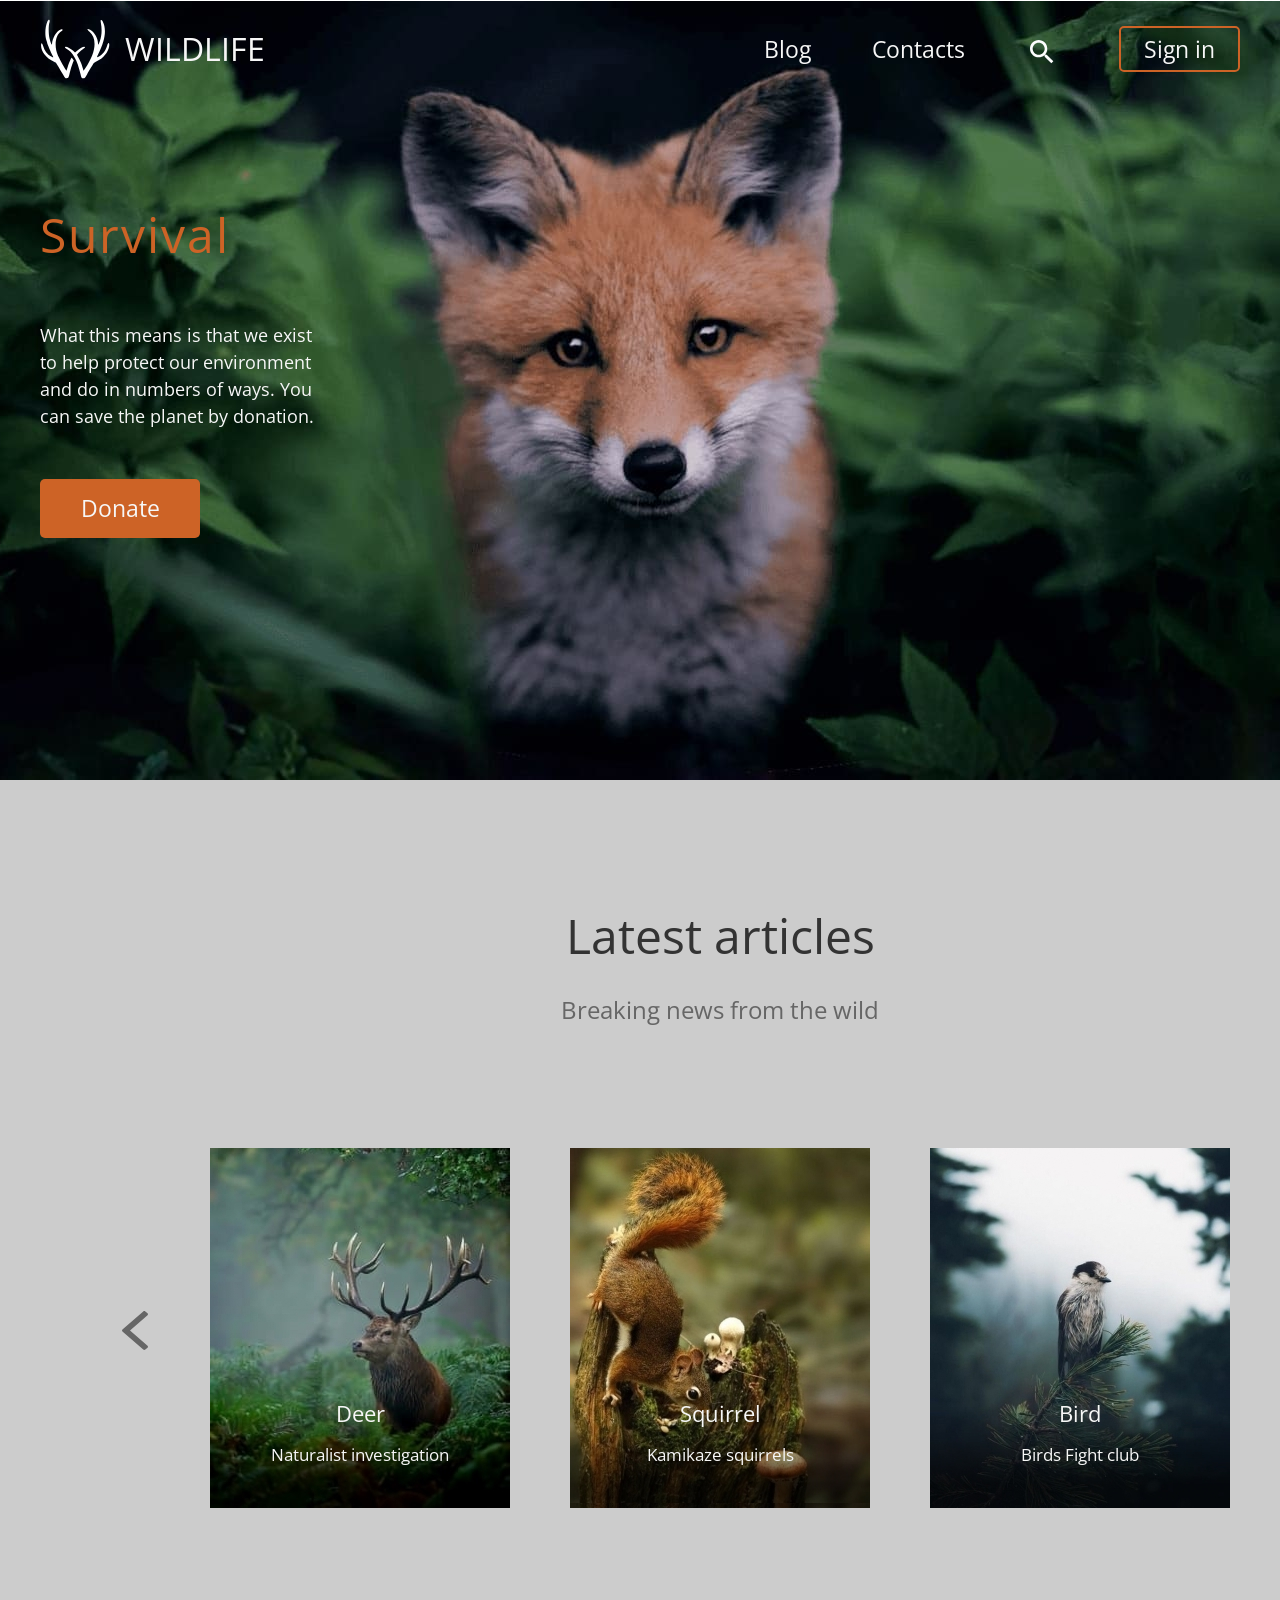
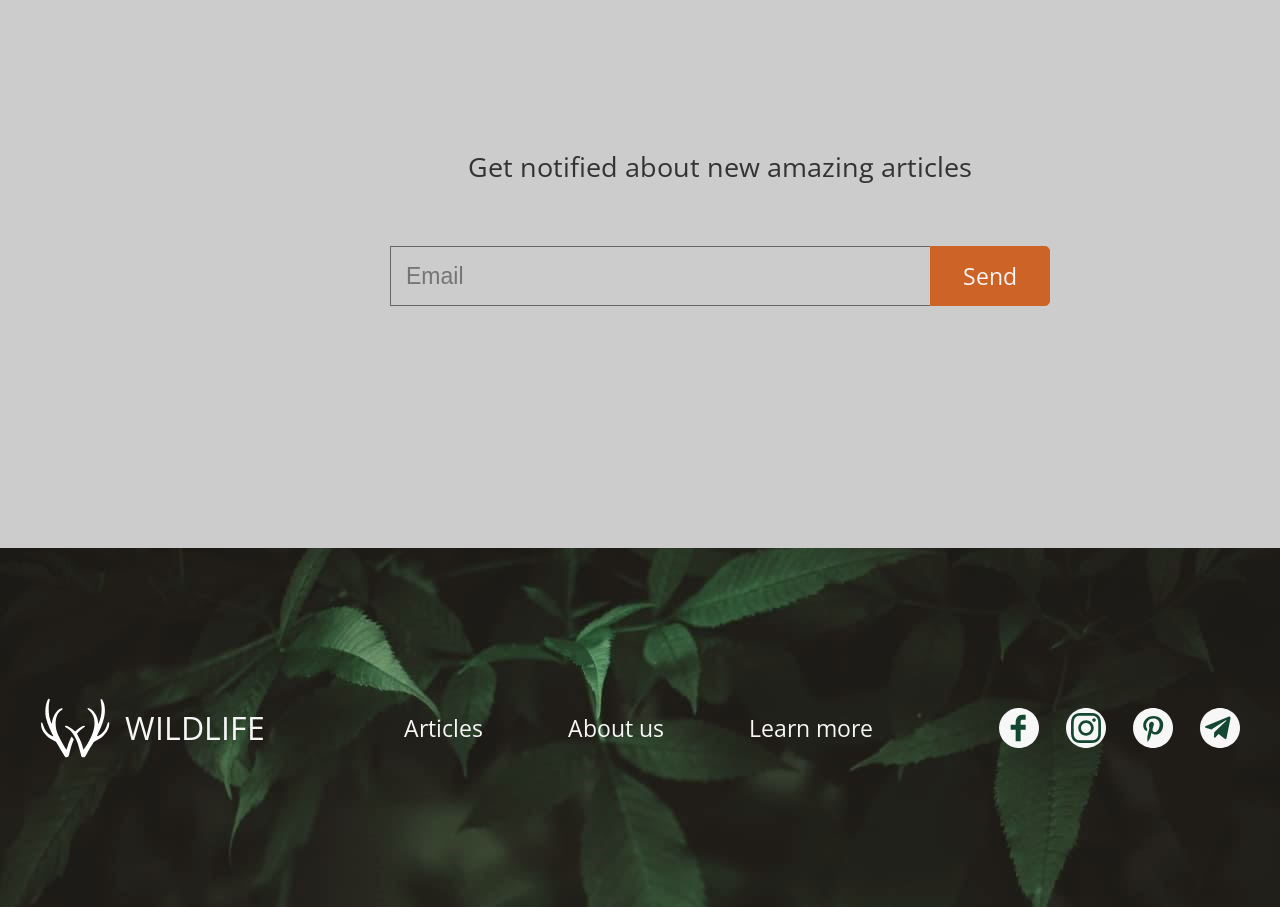
<file: wildlife/index.html>
<!DOCTYPE html>
<html lang="en">
<head>
    <meta charset="UTF-8">
    <meta http-equiv="X-UA-Compatible" content="IE=edge">
    <meta name="viewport" content="width=device-width, initial-scale=1.0">
    <title>Wildlife</title>
    <link rel="preconnect" href="https://fonts.gstatic.com">
    <link href="https://fonts.googleapis.com/css2?family=Open+Sans:wght@400;600&display=swap" rel="stylesheet">
    <link href="./reset.css" rel="stylesheet">
    <link href="./style.css" rel="stylesheet">
</head>
<body>
    <div class="bg-fox">
        <header class="header">
            <div class="wrapper">
                <div class="header-wrapper">
                    <div class="header-logo">
                        <a href="/index.html" class="logo-link">
                            <img src="./assets/icon-wildlife.svg" alt="logo wildlife" class="logo">
                            <h1>wildlife</h1>
                        </a>
                    </div>
        
                    <nav class="header-nav">
                        <ul class="header-list">
                            <li class="header-item">
                                <a class="header-link" href="#!">Blog</a>
                            </li>
                            <li class="header-item">
                                <a class="header-link" href="#!">Contacts</a>
                            </li>
                            <li class="header-item">
                                <a class="header-link" href="#!">
                                    <img src="./assets/find.svg" class="find-icon" alt="find">
                                </a>
                            </li>
                            <li class="header-item">
                                <a class="header-link sign-in" href="#!">Sign in</a>
                            </li>
                        </ul>
                    </nav>
                </div>
            </div>
        </header>
        <div class="survival-content wrapper">
            <div class="wrapper-surv">
                <p class="survival">Survival</p>
                <p class="survival-description">What this means is that we exist to help protect our environment and do in numbers of ways. You can save the planet by donation.</p>
                <a href="#!" class="donate">Donate</a>
            </div>
        </div>
    </div>
    <main>
        <div class="wrapper">
            <div class="articles"><h2>Latest articles</h2></div>
            <div class="news">Breaking news from the wild</div>
            <div class="slider">
                <div class="slider-item-btn">
                    <a class="slider-left" href="#!">
                        <img src="./assets/slider-left.svg" alt="left arrow">
                    </a>
                </div>
                <div class="slider-item-pic">
                    <img src="./assets/deer.png" alt="deer">

                    <div class="wrapper-desc-pic">
                        <span>Deer</span>
                        <p>Naturalist investigation</p>
                    </div>
                </div>
                <div class="slider-item-pic">
                    <img src="./assets/squirrel.png" alt="squirrel">
                    <div class="wrapper-desc-pic">
                        <span>Squirrel</span>
                        <p>Kamikaze squirrels</p>
                    </div>
                </div>
                <div class="slider-item-pic">
                    <img src="./assets/bird.png" alt="bird">
                    <div class="wrapper-desc-pic">
                        <span>Bird</span>
                        <p>Birds Fight club</p>
                    </div>
                </div>
                <div class="slider-item-btn">
                    <a class="slider-right" href="#!">
                        <img src="./assets/slider-right.svg" alt="right arrow">
                    </a>
                </div>
            </div>
            <div class="get-notified">
                <div class="get-notified-description"><h3>Get notified about new amazing articles</h3></div>
                <form class="form-email">
                    <input class="enter-email" type="email" placeholder="Email" name="user-email">
                    <input class="send-email" type="submit" value="Send">
                </form>
            </div>
            
        </div>
    </main>
    <footer>
        <div class="wrapper">
            <div class="footer-wrapper">
                <div class="footer-logo">
                    <a href="/index.html" class="logo-link">
                        <img src="./assets/icon-wildlife.svg" alt="logo wildlife" class="logo">
                        <p>wildlife</p>
                    </a>
                </div>
                <div class="footer-nav">
                    <ul class="footer-list">
                        <li class="footer-item">
                            <a class="footer-link" href="#!">Articles</a>
                        </li>
                        <li class="footer-item">
                            <a class="footer-link" href="#!">About us</a>
                        </li>
                        <li class="footer-item">
                            <a class="footer-link" href="#!">Learn more</a>
                        </li>
                    </ul>
                </div>
                <div class="social">
                    <ul class="social-list">
                        <li class="social-item">
                            <a class="social-link" href="https://ru-ru.facebook.com/" target="_blank">
                                <img class="social-icon" src="./assets/facebook-icon.svg" alt="facebook">
                            </a>
                        </li>
                        <li class="social-item">
                            <a class="social-link" href="https://www.instagram.com/" target="_blank">
                                <img class="social-icon" src="./assets/inst-icon.svg" alt="instagram">
                            </a>
                        </li>
                        <li class="social-item">
                            <a class="social-link" href="https://www.pinterest.ru/" target="_blank">
                                <img class="social-icon" src="./assets/pinterest-icon.svg" alt="pinterest">
                            </a>
                        </li>
                        <li class="social-item">
                            <a class="social-link" href="telegram.org" target="_blank">
                                <img class="social-icon" src="./assets/teleg-icon.svg" alt="telegram">
                            </a>
                        </li>
                    </ul>
                </div>
            </div>
        </div> 
    </footer>
</body>
</html>
</file>
<file: wildlife/style.css>
html {
  box-sizing: border-box;
}

*,
*::before,
*::after {
  box-sizing: inherit;
}

body {
  font-family: "Open Sans", sans-serif;
}

.wrapper {
  max-width: 1200px;
  margin: 0 auto;
}

.header-wrapper {
  display: flex;
  flex-wrap: wrap;
  align-items: center;
  justify-content: space-between;
  padding-top: 19px;
}

.logo-link {
  display: flex;
  flex-wrap: nowrap;
  align-items: center;
  text-decoration: none;
}

.logo-link:hover {
  transform: scale(1.1);
}

.logo {
  margin-right: 15px;
}

h1 {
  font-family: "Open Sans", sans-serif;
  font-style: normal;
  font-weight: normal;
  font-size: 32px;
  line-height: 60px;
  text-transform: uppercase;
  color: #f7f7f7;
}

.header-list {
  display: flex;
  flex-wrap: wrap;
  align-items: center;
  justify-content: space-between;
}

.header-item {
  margin-right: 61px;
}

.header-item:last-child {
  margin-right: 0px;
}

.header-link {
  font-family: "Open Sans", sans-serif;
  font-style: normal;
  font-weight: normal;
  font-size: 23px;
  line-height: 60px;
  color: #f7f7f7;
  text-decoration: none;
}

.header-link:hover {
  color: #e39128;
}

.header-link:active {
  color: #8f5613;
}

.find-icon:hover {
  transform: scale(2);
}

.find-icon:active {
  transform: scale(1.5);
}

.sign-in {
  border: 2px solid #cd6326;
  box-sizing: border-box;
  border-radius: 5px;
  padding-left: 23px;
  padding-right: 23px;
  padding-top: 5px;
  padding-bottom: 5px;
}

.bg-fox {
  background-color: #02160b;
  background: url(./assets/fox.png) no-repeat center;
  height: 780px;
}

.survival-content {
  margin-top: 120px;
}

.wrapper-surv {
  display: flex;
  justify-content: flex-start;
  flex-direction: column;
}

.survival {
  font-family: "Open Sans", sans-serif;
  font-style: normal;
  font-weight: normal;
  font-size: 48px;
  line-height: 72px;
  letter-spacing: 2px;
  color: #cd6326;
  padding-bottom: 51px;
}

.survival-description {
  width: 274px;
  font-family: "Open Sans", sans-serif;
  font-style: normal;
  font-weight: normal;
  font-size: 18px;
  line-height: 27px;
  color: #f7f7f7;
  padding-bottom: 49px;
}

.donate {
  width: 160px;
  font-family: "Open Sans", sans-serif;
  font-style: normal;
  font-weight: normal;
  font-size: 23px;
  line-height: 27px;
  text-align: center;
  color: #f7f7f7;
  text-decoration: none;
  padding-top: 16px;
  padding-bottom: 16px;
  background: #cd6326;
  border-radius: 5px;
}

.donate:hover {
  background: #e39128;
}

.donate:active {
  background: #8f5613;
}

main {
  height: 1368px;
  background-color: #cccccc;
  width: 1440px;
  margin: 0 auto;
}

.articles {
  font-family: Open Sans;
  font-style: normal;
  font-weight: normal;
  font-size: 48px;
  line-height: 72px;
  text-align: center;
  color: #333333;
  padding-top: 120px;
  padding-bottom: 20px;
}

.news {
  font-family: Open Sans;
  font-style: normal;
  font-weight: normal;
  font-size: 24px;
  line-height: 36px;
  text-align: center;
  color: #666666;
  padding-bottom: 120px;
}

.slider {
  height: 360px;
  display: flex;
  justify-content: space-between;
}

.slider-item-btn {
  display: flex;
  align-items: center;
}

.slider-item-btn:hover {
  opacity: 0.5;
}

.slider-item-pic {
  position: relative;
  display: inline-block;
}

.slider-item-pic img {
  width: 300px;
  height: 360px;
}

.wrapper-desc-pic {
  display: flex;
  justify-content: center;
}

.slider-item-pic span {
  position: absolute;
  bottom: 77px;
  font-family: Open Sans;
  font-style: normal;
  font-weight: normal;
  font-size: 22px;
  line-height: 36px;
  color: #F7F7F7;
}

.slider-item-pic p {
  position: absolute;
  bottom: 40px;
  font-family: Open Sans;
  font-style: normal;
  font-weight: normal;
  font-size: 17px;
  line-height: 27px;
  color: #F7F7F7;
}

.get-notified {
  padding-top: 239px;
}

.get-notified-description {
  font-family: Open Sans;
  font-style: normal;
  font-weight: normal;
  font-size: 27px;
  line-height: 40px;
  text-align: center;
  color: #333333;
  padding-bottom: 59px;
}

.form-email {
  display: flex;
  flex-wrap: wrap;
  justify-content: center;
}

.enter-email {
  width: 540px;
  height: 60px;
  /* opacity: 0.5; */
  border-radius: 0px;
  background-color: #cccccc;
  border: 0;
  border-left: 1px;
  border-top: 1px;
  border-bottom: 1px;
  border-style: solid;
  border-color: #666666;
  padding-left: 15px;
  color: #666666;
  font-size: 23px;
  line-height: 27px;
  display: flex;
  align-items: center;
}

.send-email {
  width: 120px;
  height: 60px;
  background: #CD6326;
  border: 1px solid #CD6326;
  border-radius: 0px 5px 5px 0px;
  font-size: 23px;
  line-height: 27px;
  font-family: "Open Sans", sans-serif;
  color: #F7F7F7;
}

.send-email:hover {
  background: #E39128;
  border: 1px solid #E39128;
}

.send-email:active {
  background: #8F5613;
  border: 1px solid #8F5613;
}

footer {
  background-color: #181617;
  background: url(./assets/footer.png) no-repeat center;
  height: 359px;
}

.footer-wrapper {
  display: flex;
  justify-content: space-between;
  flex-wrap: wrap;
  align-items: center;
  padding-top: 150px;
  
}

.footer-logo {
  margin-right: 120px;
}

.footer-logo p {
  font-family: "Open Sans", sans-serif;
  font-style: normal;
  font-weight: normal;
  font-size: 32px;
  line-height: 60px;
  text-transform: uppercase;
  color: #f7f7f7;
}

.footer-list {
  display: flex;
  flex-wrap: wrap;
  align-items: center;
  justify-content: space-between;
  margin-left: -22px;
}

.footer-item {
  margin-right: 85px;
}

.footer-link {
  font-family: Open Sans;
  font-style: normal;
  font-weight: normal;
  font-size: 23px;
  line-height: 60px;
  color: #F7F7F7;
  text-decoration: none;
}

.footer-link:hover {
  color: #CD6326;
}

.footer-link:active {
  color: #8F5613;
}

.social-list {
  display: flex;
  flex-wrap: wrap;
  align-items: center;
  justify-content: space-between;
}

.social-item {
  margin-right: 27px;
}

.social-item:last-child {
  margin-right: 0px;
}

.social-icon {
  width: 40px;
  height: 40px;
}

.social-icon:hover {
  transform: scale(1.2);
}

.social-icon:active {
  transform: scale(1.1);
}
</file>
